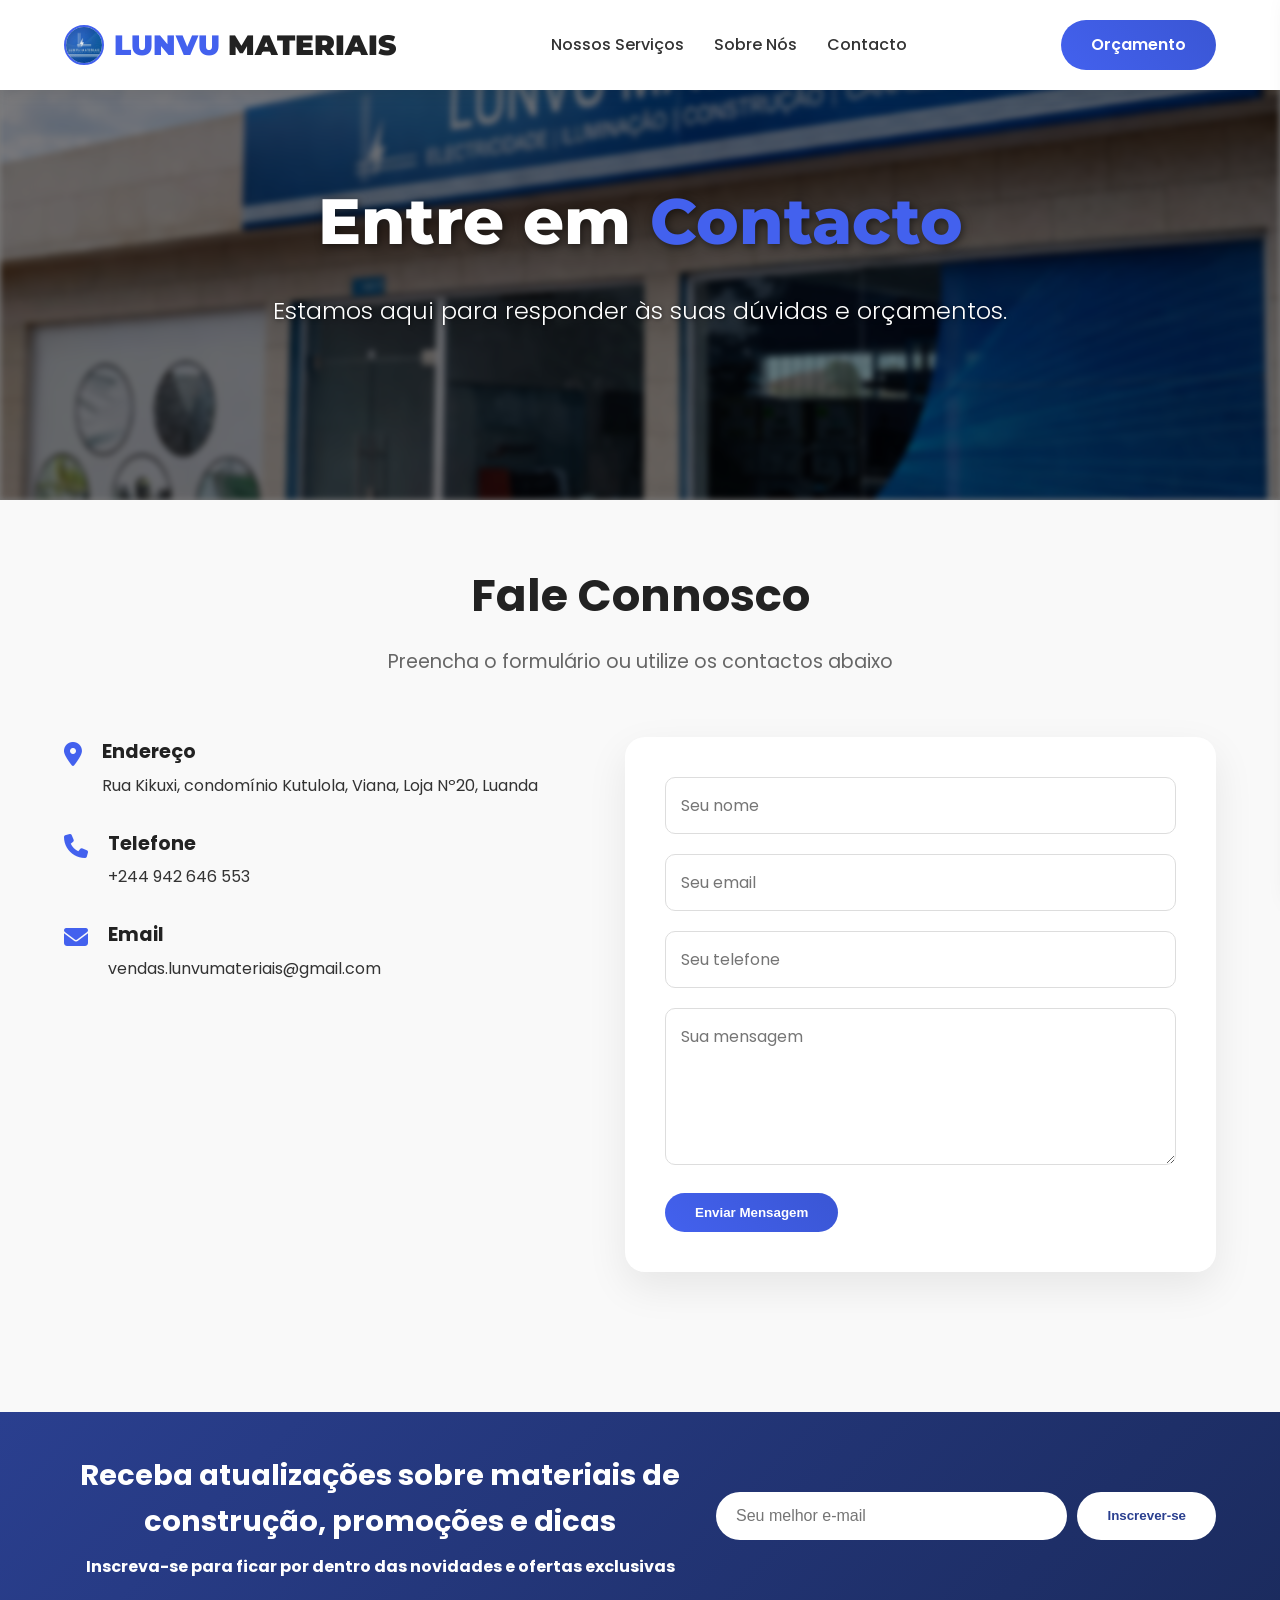
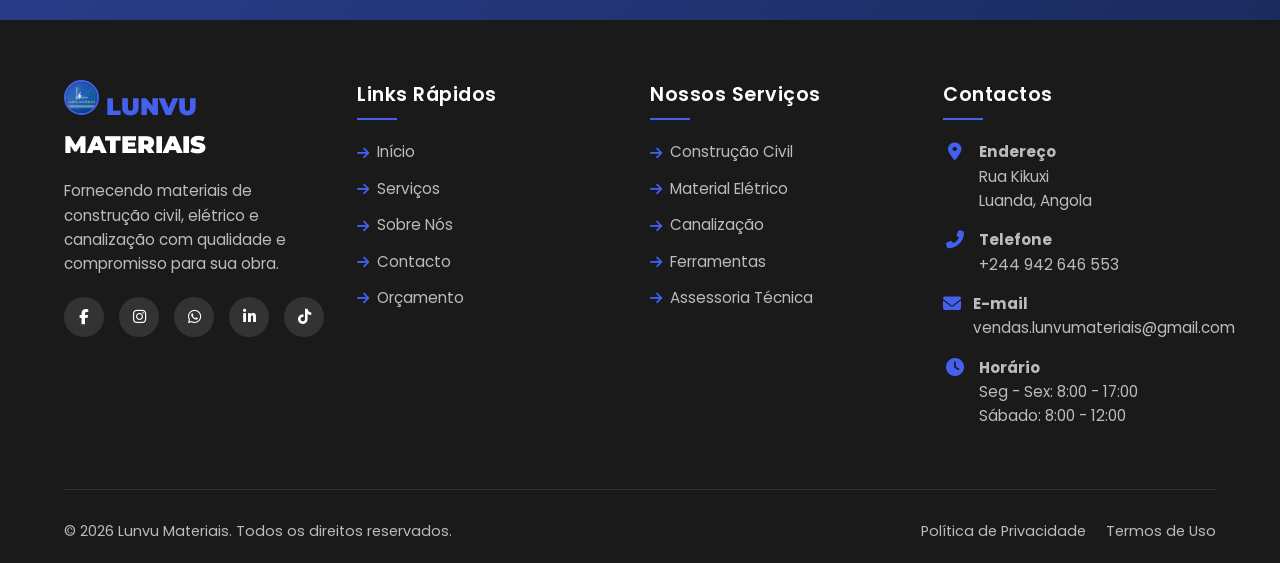
<file: contato.html>
<!DOCTYPE html>
<html lang="pt-BR">
<head>
    <meta charset="UTF-8">
    <meta name="viewport" content="width=device-width, initial-scale=1.0">
    <title>Lunvu Materiais - Contato</title>
    <link rel="stylesheet" href="style.css">
    <link rel="stylesheet" href="https://cdnjs.cloudflare.com/ajax/libs/font-awesome/6.4.0/css/all.min.css">
    <link href="https://fonts.googleapis.com/css2?family=Poppins:wght@300;400;500;600;700&family=Montserrat:wght@800;900&display=swap" rel="stylesheet">
</head>
<body>
    <header>
        <nav class="navbar">
            <div class="logo">
                <a href="index.html">
                    <img src="imagens/logo-lunvu.jpg" alt="Lunvu Materiais" class="logo-img">
                    <span class="logo-text"><span class="logo-highlight">LUNVU</span> MATERIAIS</span>
                </a>
            </div>
            
            <ul class="nav-links">
                <li><a href="servicos.html">Nossos Serviços</a></li>
                <li><a href="sobre.html">Sobre Nós</a></li>
                <li><a href="contato.html">Contacto</a></li>
            </ul>
            
            <a href="contato.html" class="btn-primary desktop-only">Orçamento</a>
            
            <div class="menu-toggle">
                <i class="fas fa-bars"></i>
            </div>
        </nav>
    </header>

    <div class="sidebar-overlay"></div>
    <aside class="sidebar">
        <div class="sidebar-header">
            <div class="sidebar-logo">
                <img src="imagens/logo-lunvu.jpg" alt="Lunvu Materiais" class="sidebar-logo-img">
                <span class="sidebar-logo-text"><span class="logo-highlight">LUNVU</span> MATERIAIS</span>
            </div>
            <div class="sidebar-close">
                <i class="fas fa-times"></i>
            </div>
        </div>
        <nav class="sidebar-nav">
            <ul>
                <li><a href="servicos.html"><i class="fas fa-concierge-bell"></i> Nossos Serviços</a></li>
                <li><a href="sobre.html"><i class="fas fa-info-circle"></i> Sobre Nós</a></li>
                <li><a href="contato.html"><i class="fas fa-envelope"></i> Contacto</a></li>
                <li><a href="tel:+244942646553"><i class="fas fa-phone"></i> Ligar Agora</a></li>
                <li><a href="contato.html" class="sidebar-btn">Solicitar Orçamento</a></li>
            </ul>
        </nav>
        <div class="sidebar-footer">
            <p>Lunvu Materiais<br>Seu parceiro em construção</p>
            <div class="sidebar-social">
                <a href="#"><i class="fab fa-facebook-f"></i></a>
                <a href="#"><i class="fab fa-instagram"></i></a>
                <a href="#"><i class="fab fa-whatsapp"></i></a>
                <a href="#"><i class="fab fa-linkedin-in"></i></a>
            </div>
        </div>
    </aside>

    <section class="hero-historia">
        <img src="imagens/I21.png" alt="Contacto" class="hero-historia-imagem">
        <div class="hero-historia-overlay"></div>
        <div class="hero-historia-conteudo">
            <h1 class="animate-title">Entre em <span class="highlight">Contacto</span></h1>
            <p class="animate-subtitle">Estamos aqui para responder às suas dúvidas e orçamentos.</p>
        </div>
    </section>

    <section class="contact-page" style="padding: 60px 5% 80px;">
        <div class="section-header">
            <h2 class="animate-title">Fale Connosco</h2>
            <p class="animate-subtitle">Preencha o formulário ou utilize os contactos abaixo</p>
        </div>
        <div class="contact-container animate-content">
            <div class="contact-info">
                <div class="contact-item">
                    <i class="fas fa-map-marker-alt"></i>
                    <div>
                        <h4>Endereço</h4>
                        <p>Rua Kikuxi, condomínio Kutulola, Viana, Loja Nº20, Luanda</p>
                    </div>
                </div>
                <div class="contact-item">
                    <i class="fas fa-phone"></i>
                    <div>
                        <h4>Telefone</h4>
                        <p>+244 942 646 553</p>
                    </div>
                </div>
                <div class="contact-item">
                    <i class="fas fa-envelope"></i>
                    <div>
                        <h4>Email</h4>
                        <p>vendas.lunvumateriais@gmail.com</p>
                    </div>
                </div>
            </div>

          <form action="https://api.web3forms.com/submit" method="POST" class="contact-form">
    <!-- ACCESS KEY (substituir pela UUID correta) -->
    <input type="hidden" name="access_key" value="236f710f-f052-4850-a38f-c6985744d1b2">

    <!-- Assunto do email -->
    <input type="hidden" name="subject" value="Novo contacto do site Lunvu Materiais">

    <!-- Redirecionamento após envio -->
    <input type="hidden" name="redirect" value="obrigado.html">

    <!-- Proteção honeypot -->
    <input type="checkbox" name="botcheck" style="display: none;">

    <!-- Campos visíveis -->
    <input type="text" name="nome" placeholder="Seu nome" required>
    <input type="email" name="email" placeholder="Seu email" required>
    <input type="tel" name="telefone" placeholder="Seu telefone">
    <textarea name="mensagem" placeholder="Sua mensagem" rows="5" required></textarea>

    <!-- hCaptcha (substituir a sitekey pela tua) -->
    <div class="h-captcha" data-sitekey="COLOCA_A_TUA_SITEKEY_AQUI"></div>

    <button type="submit" class="btn-primary">Enviar Mensagem</button>
</form>
        </div>
    </section>

    <div class="footer-newsletter">
        <div class="newsletter-container">
            <div class="newsletter-text">
                <h3>Receba atualizações sobre materiais de construção, promoções e dicas</h3>
                <h4>Inscreva-se para ficar por dentro das novidades e ofertas exclusivas</h4>
            </div>
            <form class="newsletter-form">
                <input type="email" placeholder="Seu melhor e-mail" required>
                <button type="submit">Inscrever-se</button>
            </form>
        </div>
    </div>

    <footer>
        <div class="footer-grid">
            <div class="footer-col">
                <div class="footer-logo">
                    <img src="imagens/logo-lunvu.jpg" alt="Lunvu Materiais" class="sidebar-logo-img">
                    <span>LUNVU</span> MATERIAIS
                </div>
                <p>Fornecendo materiais de construção civil, elétrico e canalização com qualidade e compromisso para sua obra.</p>
                <div class="social-icons">
                    <a href="#"><i class="fab fa-facebook-f"></i></a>
                    <a href="#"><i class="fab fa-instagram"></i></a>
                    <a href="https://wa.me/244942649121"><i class="fab fa-whatsapp"></i></a>
                    <a href="#"><i class="fab fa-linkedin-in"></i></a>
                    <a href="#"><i class="fab fa-tiktok"></i></a>
                </div>
            </div>
            <div class="footer-col">
                <h4>Links Rápidos</h4>
                <ul>
                    <li><a href="index.html"><i class="fas fa-arrow-right"></i> Início</a></li>
                    <li><a href="servicos.html"><i class="fas fa-arrow-right"></i> Serviços</a></li>
                    <li><a href="sobre.html"><i class="fas fa-arrow-right"></i> Sobre Nós</a></li>
                    <li><a href="contato.html"><i class="fas fa-arrow-right"></i> Contacto</a></li>
                    <li><a href="contato.html"><i class="fas fa-arrow-right"></i> Orçamento</a></li>
                </ul>
            </div>
            <div class="footer-col">
                <h4>Nossos Serviços</h4>
                <ul>
                    <li><a href="servicos.html"><i class="fas fa-arrow-right"></i> Construção Civil</a></li>
                    <li><a href="servicos.html"><i class="fas fa-arrow-right"></i> Material Elétrico</a></li>
                    <li><a href="servicos.html"><i class="fas fa-arrow-right"></i> Canalização</a></li>
                    <li><a href="servicos.html"><i class="fas fa-arrow-right"></i> Ferramentas</a></li>
                    <li><a href="servicos.html"><i class="fas fa-arrow-right"></i> Assessoria Técnica</a></li>
                </ul>
            </div>
            <div class="footer-col">
                <h4>Contactos</h4>
                <div class="contact-info-footer">
                    <div class="item">
                        <i class="fas fa-map-marker-alt"></i>
                        <div><strong>Endereço</strong><br>Rua Kikuxi<br>Luanda, Angola</div>
                    </div>
                    <div class="item">
                        <i class="fas fa-phone-alt"></i>
                        <div><strong>Telefone</strong><br>+244 942 646 553</div>
                    </div>
                    <div class="item">
                        <i class="fas fa-envelope"></i>
                        <div><strong>E-mail</strong><br>vendas.lunvumateriais@gmail.com</div>
                    </div>
                    <div class="item">
                        <i class="fas fa-clock"></i>
                        <div><strong>Horário</strong><br>Seg - Sex: 8:00 - 17:00<br>Sábado: 8:00 - 12:00</div>
                    </div>
                </div>
            </div>
        </div>
        <div class="footer-bottom">
            <p>&copy; 2026 Lunvu Materiais. Todos os direitos reservados.</p>
            <div class="footer-bottom-links">
                <a href="#">Política de Privacidade</a>
                <a href="#">Termos de Uso</a>
            </div>
        </div>
    </footer>



    <script src="script.js"></script>
    <script src="https://web3forms.com/client/script.js" async defer></script>
</body>
</html>
</file>
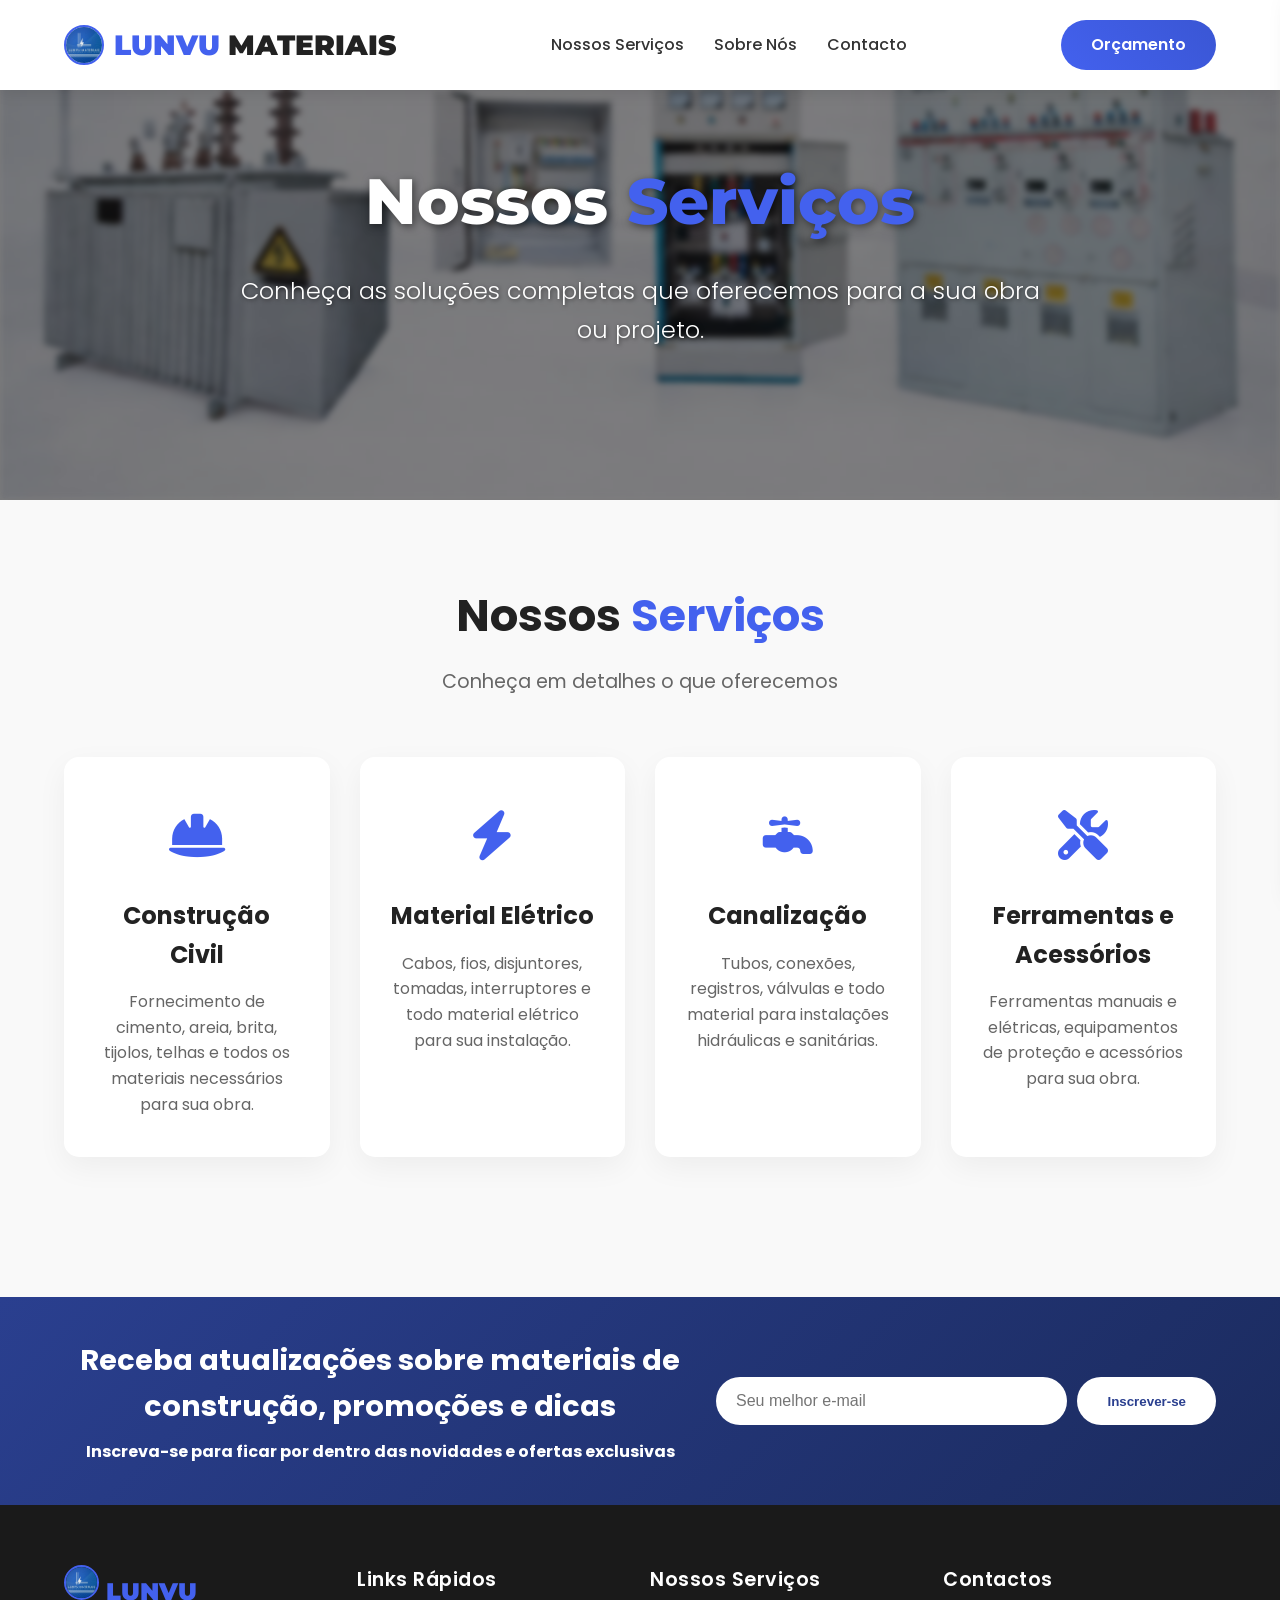
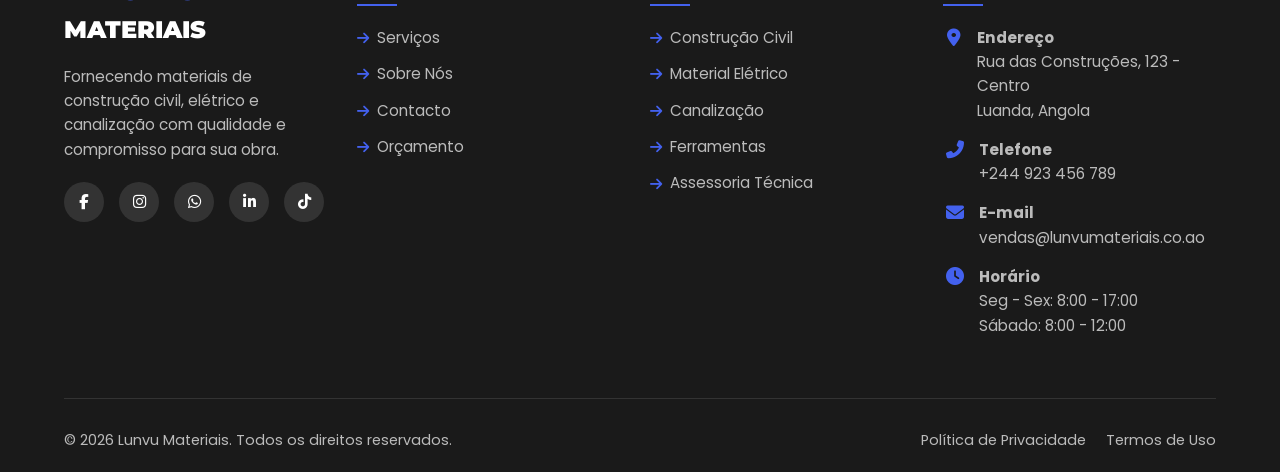
<file: servicos.html>
<!DOCTYPE html>
<html lang="pt-BR">
<head>
    <meta charset="UTF-8">
    <meta name="viewport" content="width=device-width, initial-scale=1.0">
    <title>Lunvu Materiais - Serviços</title>
    <link rel="stylesheet" href="style.css">
    <link rel="stylesheet" href="https://cdnjs.cloudflare.com/ajax/libs/font-awesome/6.4.0/css/all.min.css">
    <link href="https://fonts.googleapis.com/css2?family=Poppins:wght@300;400;500;600;700&family=Montserrat:wght@800;900&display=swap" rel="stylesheet">
</head>
<body>
    <header>
        <nav class="navbar">
            <div class="logo">
                <a href="index.html">
                    <img src="imagens/logo-lunvu.jpg" alt="Lunvu Materiais" class="logo-img">
                    <span class="logo-text"><span class="logo-highlight">LUNVU</span> MATERIAIS</span>
                </a>
            </div>
            
            <ul class="nav-links">
                <li><a href="servicos.html">Nossos Serviços</a></li>
                <li><a href="sobre.html">Sobre Nós</a></li>
                <li><a href="contato.html">Contacto</a></li>
            </ul>
            
            <a href="contato.html" class="btn-primary desktop-only">Orçamento</a>
            
            <div class="menu-toggle">
                <i class="fas fa-bars"></i>
            </div>
        </nav>
    </header>

    <!-- Sidebar (sem Início) -->
    <div class="sidebar-overlay"></div>
    <aside class="sidebar">
        <div class="sidebar-header">
            <div class="sidebar-logo">
                <img src="imagens/logo-lunvu.jpg" alt="Lunvu Materiais" class="sidebar-logo-img">
                <span class="sidebar-logo-text"><span class="logo-highlight">LUNVU</span> MATERIAIS</span>
            </div>
            <div class="sidebar-close">
                <i class="fas fa-times"></i>
            </div>
        </div>
        <nav class="sidebar-nav">
            <ul>
                <li><a href="servicos.html"><i class="fas fa-concierge-bell"></i> Nossos Serviços</a></li>
                <li><a href="sobre.html"><i class="fas fa-info-circle"></i> Sobre Nós</a></li>
                <li><a href="contato.html"><i class="fas fa-envelope"></i> Contacto</a></li>
                <li><a href="tel:+244923456789"><i class="fas fa-phone"></i> Ligar Agora</a></li>
                <li><a href="contato.html" class="sidebar-btn">Solicitar Orçamento</a></li>
            </ul>
        </nav>
        <div class="sidebar-footer">
            <p>Lunvu Materiais<br>Seu parceiro em construção</p>
            <div class="sidebar-social">
                <a href="#"><i class="fab fa-facebook-f"></i></a>
                <a href="#"><i class="fab fa-instagram"></i></a>
                <a href="#"><i class="fab fa-whatsapp"></i></a>
                <a href="#"><i class="fab fa-linkedin-in"></i></a>
            </div>
        </div>
    </aside>

    <!-- HERO -->
    <section class="hero-historia">
        <img src="imagens/gg.jpg" alt="Nossos Serviços" class="hero-historia-imagem">
        <div class="hero-historia-overlay"></div>
        <div class="hero-historia-conteudo">
            <h1 class="animate-title">Nossos <span class="highlight">Serviços</span></h1>
            <p class="animate-subtitle">Conheça as soluções completas que oferecemos para a sua obra ou projeto.</p>
        </div>
    </section>

    <!-- CONTEÚDO PRINCIPAL -->
    <section class="services-page" style="padding: 80px 5% 80px;">
        <div class="section-header">
            <h2 class="animate-title">Nossos <span class="highlight">Serviços</span></h2>
            <p class="animate-subtitle">Conheça em detalhes o que oferecemos</p>
        </div>
        <div class="services-grid animate-content">
            <div class="service-card">
                <div class="service-icon"><i class="fas fa-hard-hat"></i></div>
                <h3>Construção Civil</h3>
                <p>Fornecimento de cimento, areia, brita, tijolos, telhas e todos os materiais necessários para sua obra.</p>
            </div>
            <div class="service-card">
                <div class="service-icon"><i class="fas fa-bolt"></i></div>
                <h3>Material Elétrico</h3>
                <p>Cabos, fios, disjuntores, tomadas, interruptores e todo material elétrico para sua instalação.</p>
            </div>
            <div class="service-card">
                <div class="service-icon"><i class="fas fa-faucet"></i></div>
                <h3>Canalização</h3>
                <p>Tubos, conexões, registros, válvulas e todo material para instalações hidráulicas e sanitárias.</p>
            </div>
            <div class="service-card">
                <div class="service-icon"><i class="fas fa-tools"></i></div>
                <h3>Ferramentas e Acessórios</h3>
                <p>Ferramentas manuais e elétricas, equipamentos de proteção e acessórios para sua obra.</p>
            </div>
        </div>
    </section>

    <!-- Newsletter -->
    <div class="footer-newsletter">
        <div class="newsletter-container">
            <div class="newsletter-text">
                <h3>Receba atualizações sobre materiais de construção, promoções e dicas</h3>
                <h4>Inscreva-se para ficar por dentro das novidades e ofertas exclusivas</h4>
            </div>
            <form class="newsletter-form">
                <input type="email" placeholder="Seu melhor e-mail" required>
                <button type="submit">Inscrever-se</button>
            </form>
        </div>
    </div>

    <!-- Footer -->
    <footer>
        <div class="footer-grid">
            <div class="footer-col">
                <div class="footer-logo">
                    <img src="imagens/logo-lunvu.jpg" alt="Lunvu Materiais" class="sidebar-logo-img">
                    <span>LUNVU</span> MATERIAIS
                </div>
                <p>Fornecendo materiais de construção civil, elétrico e canalização com qualidade e compromisso para sua obra.</p>
                <div class="social-icons">
                    <a href="#"><i class="fab fa-facebook-f"></i></a>
                    <a href="#"><i class="fab fa-instagram"></i></a>
                    <a href="https://wa.me/244942649121"><i class="fab fa-whatsapp"></i></a>
                    <a href="#"><i class="fab fa-linkedin-in"></i></a>
                    <a href="#"><i class="fab fa-tiktok"></i></a>
                </div>
            </div>
            <div class="footer-col">
                <h4>Links Rápidos</h4>
                <ul>
                   
                    <li><a href="servicos.html"><i class="fas fa-arrow-right"></i> Serviços</a></li>
                    <li><a href="sobre.html"><i class="fas fa-arrow-right"></i> Sobre Nós</a></li>
                    <li><a href="contato.html"><i class="fas fa-arrow-right"></i> Contacto</a></li>
                    <li><a href="contato.html"><i class="fas fa-arrow-right"></i> Orçamento</a></li>
                </ul>
            </div>
            <div class="footer-col">
                <h4>Nossos Serviços</h4>
                <ul>
                    <li><a href="servicos.html"><i class="fas fa-arrow-right"></i> Construção Civil</a></li>
                    <li><a href="servicos.html"><i class="fas fa-arrow-right"></i> Material Elétrico</a></li>
                    <li><a href="servicos.html"><i class="fas fa-arrow-right"></i> Canalização</a></li>
                    <li><a href="servicos.html"><i class="fas fa-arrow-right"></i> Ferramentas</a></li>
                    <li><a href="servicos.html"><i class="fas fa-arrow-right"></i> Assessoria Técnica</a></li>
                </ul>
            </div>
            <div class="footer-col">
                <h4>Contactos</h4>
                <div class="contact-info-footer">
                    <div class="item"><i class="fas fa-map-marker-alt"></i><div><strong>Endereço</strong><br>Rua das Construções, 123 - Centro<br>Luanda, Angola</div></div>
                    <div class="item"><i class="fas fa-phone-alt"></i><div><strong>Telefone</strong><br>+244 923 456 789</div></div>
                    <div class="item"><i class="fas fa-envelope"></i><div><strong>E-mail</strong><br>vendas@lunvumateriais.co.ao</div></div>
                    <div class="item"><i class="fas fa-clock"></i><div><strong>Horário</strong><br>Seg - Sex: 8:00 - 17:00<br>Sábado: 8:00 - 12:00</div></div>
                </div>
            </div>
        </div>
        <div class="footer-bottom">
            <p>&copy; 2026 Lunvu Materiais. Todos os direitos reservados.</p>
            <div class="footer-bottom-links"><a href="#">Política de Privacidade</a><a href="#">Termos de Uso</a></div>
        </div>
    </footer>



    <script src="script.js"></script>
</body>
</html>
</file>
<file: style.css>
/* Reset e Configurações Gerais */
* {
    margin: 0;
    padding: 0;
    box-sizing: border-box;
}

html {
    scroll-behavior: smooth;
}

body {
    font-family: 'Poppins', sans-serif;
    line-height: 1.6;
    color: #333;
    background-color: #f9f9f9;
    overflow-x: hidden;
}

.highlight {
    color: #4361ee;
}

.logo-highlight {
    color: #4361ee;
}

/* Botões */
.btn-primary {
    display: inline-block;
    background: linear-gradient(45deg, #4361ee, #3a56d4);
    color: white;
    padding: 12px 30px;
    border-radius: 50px;
    text-decoration: none;
    font-weight: 600;
    transition: all 0.3s ease;
    border: none;
    cursor: pointer;
}

.btn-primary:hover {
    background: linear-gradient(45deg, #3a56d4, #2f46b9);
    transform: translateY(-3px);
    box-shadow: 0 10px 20px rgba(67, 97, 238, 0.2);
}

.btn-secondary {
    display: inline-block;
    background: transparent;
    color: #4361ee;
    padding: 12px 30px;
    border-radius: 50px;
    text-decoration: none;
    font-weight: 600;
    transition: all 0.3s ease;
    border: 2px solid #4361ee;
}

.btn-secondary:hover {
    background: #4361ee;
    color: white;
    transform: translateY(-3px);
}

/* Navbar */
.navbar {
    display: flex;
    justify-content: space-between;
    align-items: center;
    padding: 20px 5%;
    background-color: white;
    box-shadow: 0 2px 15px rgba(0, 0, 0, 0.1);
    position: fixed;
    width: 100%;
    top: 0;
    z-index: 1000;
}

/* Logo com imagem */
.logo a {
    display: flex;
    align-items: center;
    gap: 10px;
    text-decoration: none;
}

.logo-img {
    height: 40px;
    width: auto;
    display: block;
}

.logo-text {
    font-family: 'Montserrat', sans-serif;
    font-size: 28px;
    font-weight: 900;
    color: #222;
    line-height: 1;
}

/* Menu horizontal (visível em desktop) */
.nav-links {
    display: flex;
    list-style: none;
    gap: 30px;
}

.nav-links li a {
    text-decoration: none;
    color: #333;
    font-weight: 500;
    transition: color 0.3s;
}

.nav-links li a:hover {
    color: #4361ee;
}

/* Botão Orçamento visível em desktop */
.desktop-only {
    display: inline-block;
}

/* Menu Toggle (3 barras) - escondido em desktop, visível em mobile */
.menu-toggle {
    display: none;
    align-items: center;
    justify-content: center;
    cursor: pointer;
    font-size: 24px;
    color: #4361ee;
    width: 50px;
    height: 50px;
    border-radius: 50%;
    transition: all 0.3s ease;
}

.menu-toggle:hover {
    background-color: #f5f7ff;
    transform: scale(1.1);
}

/* Responsividade: quando a tela for menor que 992px (mobile/tablet) */
@media (max-width: 992px) {
    .nav-links {
        display: none;
    }
    
    .menu-toggle {
        display: flex;
    }
    
    .desktop-only {
        display: none;
    }
}

/* Ajuste fino para telas muito pequenas (opcional) */
@media (max-width: 576px) {
    .logo-text {
        font-size: 22px;
    }
    .logo-img {
        height: 30px;
    }
}

/* Hero Section */
.hero {
    display: flex;
    align-items: center;
    justify-content: space-between;
    padding: 150px 5% 100px;
    max-width: 1400px;
    margin: 0 auto;
}

.hero-content {
    flex: 1;
    padding-right: 50px;
}

.hero-content h1 {
    font-size: 3.5rem;
    line-height: 1.2;
    margin-bottom: 20px;
    color: #222;
}

.hero-content p {
    font-size: 1.2rem;
    color: #666;
    margin-bottom: 30px;
    max-width: 600px;
}

.hero-buttons {
    display: flex;
    gap: 20px;
    margin-top: 30px;
}

/* Ajuste da imagem principal */
.hero-image {
    max-height: 380px;
    overflow: hidden;
    border-radius: 20px;
    box-shadow: 0 20px 40px rgba(0, 0, 0, 0.1);
}

.hero-image img {
    width: 100%;
    height: 100%;
    object-fit: cover;
    display: block;
}

/* Seções Gerais */
.section-header {
    text-align: center;
    margin-bottom: 60px;
}

.section-header h2 {
    font-size: 2.8rem;
    color: #222;
    margin-bottom: 15px;
}

.section-header p {
    font-size: 1.2rem;
    color: #666;
    max-width: 600px;
    margin: 0 auto;
}

section {
    padding: 100px 5%;
}

/* Serviços */
.services-grid {
    display: grid;
    grid-template-columns: repeat(4, 1fr);
    gap: 30px;
    max-width: 1200px;
    margin: 0 auto;
}

@media (max-width: 992px) {
    .services-grid {
        grid-template-columns: repeat(2, 1fr);
        gap: 20px;
    }
}

@media (max-width: 576px) {
    .services-grid {
        grid-template-columns: 1fr;
    }
}

.service-card {
    background: white;
    padding: 40px 30px;
    border-radius: 15px;
    text-align: center;
    box-shadow: 0 10px 30px rgba(0, 0, 0, 0.05);
    transition: transform 0.3s ease, box-shadow 0.3s ease;
}

.service-card:hover {
    transform: translateY(-10px);
    box-shadow: 0 20px 40px rgba(0, 0, 0, 0.1);
}

.service-icon {
    font-size: 50px;
    color: #4361ee;
    margin-bottom: 20px;
}

.service-card h3 {
    font-size: 1.5rem;
    margin-bottom: 15px;
    color: #222;
}

.service-card p {
    color: #666;
}

/* Sobre */
.about {
    background: linear-gradient(135deg, #f8f9ff 0%, #eef1ff 100%);
    border-radius: 30px;
    margin: 50px 5%;
    padding: 80px 5%;
}

.about-content {
    max-width: 800px;
    margin: 0 auto 60px;
    text-align: center;
}

.about-content h2 {
    font-size: 2.8rem;
    margin-bottom: 25px;
    color: #222;
}

.about-content p {
    font-size: 1.2rem;
    color: #555;
    margin-bottom: 30px;
    line-height: 1.8;
}

.about-list {
    list-style: none;
    text-align: left;
    max-width: 600px;
    margin: 30px auto;
}

.about-list li {
    margin-bottom: 15px;
    font-size: 1.1rem;
    color: #555;
}

.about-list i {
    color: #4361ee;
    margin-right: 10px;
}

.about-stats {
    display: grid;
    grid-template-columns: repeat(auto-fit, minmax(150px, 1fr));
    gap: 30px;
    max-width: 800px;
    margin: 0 auto;
}

.stat {
    text-align: center;
    padding: 30px 20px;
    background: white;
    border-radius: 15px;
    box-shadow: 0 10px 30px rgba(0, 0, 0, 0.05);
}

.stat h3 {
    font-size: 2.5rem;
    color: #4361ee;
    margin-bottom: 10px;
}

.stat p {
    color: #666;
    font-weight: 500;
}

/* Contato */
.contact-container {
    display: flex;
    justify-content: space-between;
    max-width: 1200px;
    margin: 0 auto;
    gap: 50px;
    flex-wrap: wrap;
}

.contact-info {
    flex: 1;
    min-width: 300px;
}

.contact-item {
    display: flex;
    align-items: flex-start;
    margin-bottom: 30px;
}

.contact-item i {
    font-size: 24px;
    color: #4361ee;
    margin-right: 20px;
    margin-top: 5px;
}

.contact-item h4 {
    font-size: 1.2rem;
    margin-bottom: 5px;
    color: #222;
}

.contact-form {
    flex: 1;
    min-width: 300px;
    background: white;
    padding: 40px;
    border-radius: 20px;
    box-shadow: 0 15px 40px rgba(0, 0, 0, 0.08);
}

.contact-form input,
.contact-form textarea {
    width: 100%;
    padding: 15px;
    margin-bottom: 20px;
    border: 1px solid #ddd;
    border-radius: 10px;
    font-family: 'Poppins', sans-serif;
    font-size: 1rem;
}

.contact-form input:focus,
.contact-form textarea:focus {
    outline: none;
    border-color: #4361ee;
}

/* ==================== */
/* MENU LATERAL (SIDEBAR) */
/* ==================== */

.sidebar-overlay {
    position: fixed;
    top: 0;
    left: 0;
    width: 100%;
    height: 100%;
    background-color: rgba(0, 0, 0, 0.5);
    z-index: 1999;
    display: none;
    opacity: 0;
    transition: opacity 0.3s ease;
}

.sidebar-overlay.active {
    display: block;
    opacity: 1;
}

.sidebar {
    position: fixed;
    top: 0;
    right: -320px;
    width: 300px;
    height: 100%;
    background-color: white;
    z-index: 2000;
    transition: right 0.3s ease;
    box-shadow: -5px 0 25px rgba(0, 0, 0, 0.15);
    display: flex;
    flex-direction: column;
    overflow: hidden;
}

.sidebar.active {
    right: 0;
}

.sidebar-header {
    display: flex;
    justify-content: space-between;
    align-items: center;
    padding: 30px 25px;
    border-bottom: 1px solid #eee;
    background-color: #f8f9ff;
}

.sidebar-logo {
    display: flex;
    align-items: center;
    gap: 10px;
}

.sidebar-logo-img {
    height: 35px;
    width: auto;
}

.sidebar-logo-text {
    font-family: 'Montserrat', sans-serif;
    font-size: 22px;
    font-weight: 900;
    color: #222;
}

.sidebar-close {
    cursor: pointer;
    font-size: 22px;
    color: #555;
    transition: color 0.3s;
    width: 40px;
    height: 40px;
    display: flex;
    align-items: center;
    justify-content: center;
    border-radius: 50%;
}

.sidebar-close:hover {
    color: #4361ee;
    background-color: #f0f2ff;
}

.sidebar-nav {
    flex: 1;
    padding: 20px 0;
    overflow-y: auto;
}

.sidebar-nav ul {
    list-style: none;
}

.sidebar-nav li {
    margin-bottom: 5px;
}

.sidebar-nav a {
    display: flex;
    align-items: center;
    padding: 18px 25px;
    color: #555;
    text-decoration: none;
    transition: all 0.3s;
    border-left: 4px solid transparent;
    font-size: 16px;
    font-weight: 500;
}

.sidebar-nav a:hover {
    background-color: #f8f9ff;
    color: #4361ee;
    border-left-color: #4361ee;
}

.sidebar-nav i {
    width: 25px;
    font-size: 18px;
    margin-right: 15px;
    text-align: center;
}

.sidebar-btn {
    background: linear-gradient(45deg, #4361ee, #3a56d4);
    color: white !important;
    margin: 20px 25px !important;
    border-radius: 10px !important;
    border-left: 4px solid #4361ee !important;
    text-align: center;
    justify-content: center;
    font-weight: 600 !important;
}

.sidebar-btn:hover {
    background: linear-gradient(45deg, #3a56d4, #2f46b9) !important;
    transform: translateY(-2px);
    box-shadow: 0 5px 15px rgba(67, 97, 238, 0.2);
}

.sidebar-footer {
    padding: 25px;
    border-top: 1px solid #eee;
    text-align: center;
    color: #666;
    font-size: 14px;
    line-height: 1.5;
}

.sidebar-social {
    display: flex;
    justify-content: center;
    gap: 15px;
    margin-top: 15px;
}

.sidebar-social a {
    display: inline-flex;
    align-items: center;
    justify-content: center;
    width: 40px;
    height: 40px;
    background: #f5f7ff;
    color: #4361ee;
    border-radius: 50%;
    text-decoration: none;
    transition: all 0.3s;
}

.sidebar-social a:hover {
    background: #4361ee;
    color: white;
    transform: translateY(-3px);
}

/* ==================== */
/* NOVO FOOTER */
/* ==================== */

.footer-newsletter {
    background: linear-gradient(135deg, #2a3f8f, #1b2b5e);
    padding: 60px 5%;
    text-align: center;
    color: white;
    margin-top: 60px;
}

.newsletter-container {
    max-width: 600px;
    margin: 0 auto;
}

.newsletter-container h3 {
    font-size: 2rem;
    margin-bottom: 15px;
    font-weight: 700;
}

.newsletter-container p {
    font-size: 1.1rem;
    margin-bottom: 30px;
    opacity: 0.9;
}

.newsletter-form {
    display: flex;
    gap: 10px;
    max-width: 500px;
    margin: 0 auto;
}

.newsletter-form input {
    flex: 1;
    padding: 15px 20px;
    border: none;
    border-radius: 50px;
    font-size: 1rem;
    outline: none;
}

.newsletter-form button {
    background: white;
    color: #2a3f8f;
    border: none;
    padding: 0 30px;
    border-radius: 50px;
    font-weight: 600;
    cursor: pointer;
    transition: 0.3s;
    white-space: nowrap;
}

.newsletter-form button:hover {
    background: #f0f0f0;
    transform: scale(1.05);
}

footer {
    background: #1a1a1a;
    color: #bbb;
    padding: 60px 5% 20px;
    font-size: 0.95rem;
}

.footer-grid {
    display: grid;
    grid-template-columns: repeat(auto-fit, minmax(250px, 1fr));
    gap: 40px;
    max-width: 1400px;
    margin: 0 auto;
}

.footer-col h4 {
    color: white;
    font-size: 1.2rem;
    margin-bottom: 20px;
    font-weight: 600;
    letter-spacing: 0.5px;
    position: relative;
    padding-bottom: 10px;
}

.footer-col h4::after {
    content: '';
    position: absolute;
    bottom: 0;
    left: 0;
    width: 40px;
    height: 2px;
    background: #4361ee;
}

.footer-col p {
    line-height: 1.6;
    margin-bottom: 20px;
}

.footer-logo {
    font-family: 'Montserrat', sans-serif;
    font-size: 24px;
    font-weight: 900;
    color: white;
    margin-bottom: 15px;
}

.footer-logo span {
    color: #4361ee;
}

.social-icons {
    display: flex;
    gap: 15px;
    margin-top: 20px;
}

.social-icons a {
    display: inline-flex;
    align-items: center;
    justify-content: center;
    width: 40px;
    height: 40px;
    background: #333;
    color: white;
    border-radius: 50%;
    transition: all 0.3s;
    text-decoration: none;
}

.social-icons a:hover {
    background: #4361ee;
    transform: translateY(-5px);
}

.footer-col ul {
    list-style: none;
}

.footer-col ul li {
    margin-bottom: 12px;
}

.footer-col ul li a {
    color: #bbb;
    text-decoration: none;
    transition: color 0.3s;
    display: inline-flex;
    align-items: center;
}

.footer-col ul li a:hover {
    color: #4361ee;
    transform: translateX(5px);
}

.footer-col ul li a i {
    font-size: 14px;
    margin-right: 8px;
    color: #4361ee;
}

.contact-info-footer {
    display: flex;
    flex-direction: column;
    gap: 15px;
}

.contact-info-footer .item {
    display: flex;
    align-items: flex-start;
    gap: 12px;
}

.contact-info-footer .item i {
    font-size: 18px;
    color: #4361ee;
    width: 24px;
    text-align: center;
    margin-top: 3px;
}

.footer-bottom {
    border-top: 1px solid #333;
    margin-top: 60px;
    padding-top: 30px;
    text-align: center;
    font-size: 0.9rem;
    display: flex;
    justify-content: space-between;
    align-items: center;
    flex-wrap: wrap;
    gap: 15px;
}

.footer-bottom-links {
    display: flex;
    gap: 20px;
}

.footer-bottom-links a {
    color: #bbb;
    text-decoration: none;
    transition: color 0.3s;
}

.footer-bottom-links a:hover {
    color: #4361ee;
}

/* ==================== */
/* ANIMAÇÕES DE ENTRADA */
/* ==================== */

@keyframes fadeInUp {
    from {
        opacity: 0;
        transform: translateY(40px);
    }
    to {
        opacity: 1;
        transform: translateY(0);
    }
}

@keyframes fadeIn {
    from {
        opacity: 0;
    }
    to {
        opacity: 1;
    }
}

.hero-content h1 {
    animation: fadeInUp 1s ease forwards;
}

.hero-content p {
    animation: fadeInUp 1s ease forwards;
    animation-delay: 0.2s;
    opacity: 0;
}

.hero-buttons {
    animation: fadeInUp 1s ease forwards;
    animation-delay: 0.4s;
    opacity: 0;
}

.hero-image {
    animation: fadeIn 1.2s ease forwards;
    animation-delay: 0.3s;
    opacity: 0;
}

.animate-title {
    animation: fadeInUp 1s ease forwards;
}

.animate-subtitle {
    animation: fadeInUp 1s ease forwards;
    animation-delay: 0.2s;
    opacity: 0;
}

.animate-content {
    animation: fadeIn 1.2s ease forwards;
    animation-delay: 0.4s;
    opacity: 0;
}

/* ==================== */
/* RESPONSIVIDADE */
/* ==================== */

@media (max-width: 992px) {
    .hero {
        flex-direction: column;
        text-align: center;
        padding-top: 130px;
    }
    .hero-content {
        padding-right: 0;
        margin-bottom: 50px;
    }
    .hero-content h1 {
        font-size: 2.8rem;
    }
    .about-stats {
        grid-template-columns: repeat(2, 1fr);
    }
}

@media (max-width: 768px) {
    .desktop-only {
        display: none;
    }
    .hero-content h1 {
        font-size: 2.2rem;
    }
    .section-header h2 {
        font-size: 2.2rem;
    }
    .hero-buttons {
        flex-direction: column;
        align-items: center;
    }
    .btn-primary, .btn-secondary {
        width: 100%;
        max-width: 300px;
        text-align: center;
    }
    .sidebar {
        width: 85%;
        right: -85%;
    }
    .hero-image {
        max-height: 250px;
    }
    .logo-img {
        height: 30px;
    }
    .logo-text {
        font-size: 22px;
    }
    .footer-grid {
        gap: 30px;
    }
    .footer-bottom {
        flex-direction: column;
        text-align: center;
    }
    .footer-bottom-links {
        justify-content: center;
    }

    /* Ajustes hero index */
    .hero-full {
        height: 450px;
    }
    .hero-full-conteudo {
        top: 50%;
        width: 95%;
        padding: 0 10px;
    }
    .hero-full-conteudo h1 {
        font-size: 2.2rem;
        margin-bottom: 10px;
    }
    .hero-full-conteudo p {
        font-size: 1.1rem;
        margin-bottom: 15px;
    }
    .hero-full .hero-buttons {
        flex-direction: column;
        align-items: center;
        gap: 10px;
    }
    .hero-full .hero-buttons .btn-primary,
    .hero-full .hero-buttons .btn-secondary {
        width: 80%;
        max-width: 250px;
        padding: 10px 20px;
    }

    /* ===== NEWSLETTER NO MOBILE ===== */
    .newsletter-container {
        flex-direction: column;
        align-items: center;
        text-align: center;
        padding: 20px 0;
    }

    .newsletter-form {
        width: 100%;
        flex-direction: column;
        gap: 10px;
        max-width: 100%;
    }

    .newsletter-form input {
        width: 100% !important;        /* garante 100% de largura */
        max-width: 100% !important;
        flex: none !important;
        padding: 12px 20px;
        border-radius: 50px;
        margin-right: 0;
    }

    .newsletter-form button {
        width: 100%;
        max-width: 100%;
        padding: 12px 20px;
        border-radius: 50px;
        white-space: normal;
    }
}

@media (max-width: 576px) {
    .about-stats {
        grid-template-columns: 1fr;
    }
    .hero-content h1 {
        font-size: 1.8rem;
    }
    section {
        padding: 70px 5%;
    }
    .contact-form {
        padding: 25px;
    }
    .navbar {
        padding: 15px 5%;
    }
}

/* ====== LOGO COM BORDAS ARREDONDADAS ====== */
.logo-img, .sidebar-logo-img {
    border-radius: 50%;
    object-fit: cover;
    border: 2px solid #4361ee;
}

/* ====== FOOTER EM LINHA ÚNICA ====== */
.footer-grid {
    display: flex;
    justify-content: space-between;
    align-items: flex-start;
    flex-wrap: wrap;
    gap: 20px;
}

.footer-col {
    flex: 1 1 200px;
    min-width: 180px;
}

@media (min-width: 1200px) {
    .footer-grid {
        flex-wrap: nowrap;
    }
}

/* ====== NEWSLETTER HORIZONTAL ====== */
.footer-newsletter {
    background: linear-gradient(135deg, #2a3f8f, #1b2b5e);
    padding: 40px 5%;
    color: white;
}

.newsletter-container {
    max-width: 1200px;
    margin: 0 auto;
    display: flex;
    align-items: center;
    justify-content: space-between;
    flex-wrap: wrap;
    gap: 20px;
}

.newsletter-text {
    flex: 1 1 300px;
}

.newsletter-text h3 {
    font-size: 1.8rem;
    margin-bottom: 10px;
    font-weight: 700;
}

.newsletter-text p {
    font-size: 1rem;
    opacity: 0.9;
    margin: 0;
}

.newsletter-form {
    flex: 1 1 400px;
    display: flex;
    gap: 10px;
    max-width: 500px;
}

.newsletter-form input {
    flex: 1;
    padding: 15px 20px;
    border: none;
    border-radius: 50px;
    font-size: 1rem;
    outline: none;
    min-width: 200px;
}

.newsletter-form button {
    background: white;
    color: #2a3f8f;
    border: none;
    padding: 15px 30px;
    border-radius: 50px;
    font-weight: 600;
    cursor: pointer;
    transition: 0.3s;
    white-space: nowrap;
}

.newsletter-form button:hover {
    background: #f0f0f0;
    transform: scale(1.05);
}

/* ====== PÁGINA SOBRE COM IMAGEM ====== */
.about-page {
    padding: 120px 5% 80px;
     
    background: #f9f9f9;
}

.about-grid {
    display: flex;
    align-items: stretch; /* Faz com que os filhos tenham a mesma altura */
    gap: 50px;
    max-width: 1200px;
    margin: 0 auto;
    flex-wrap: wrap; /* Permite quebra em mobile */
}

.about-image {
    flex: 1 1 400px; /* Largura base, mas pode crescer/encolher */
    border-radius: 20px;
    overflow: hidden;
    box-shadow: 0 20px 40px rgba(0,0,0,0.1);
    display: flex; /* Para garantir que a imagem preencha */
}

.about-image img {
    width: 100%;
    height: 100%;      /* Ocupa toda a altura do container pai */
    object-fit: cover; /* Cobre a área sem distorcer (pode cortar) */
    display: block;
    border-radius: 20px;
}

.about-text {
    flex: 1 1 400px;
}

.about-text h2 {
    font-size: 2.8rem;
    color: #222;
    margin-bottom: 20px;
}

.about-text h2 span {
    color: #4361ee;
}

.about-text h3 {
    font-size: 1.8rem;
    color: #4361ee;
    margin: 20px 0 15px;
}

.about-text p {
    font-size: 1.2rem;
    line-height: 1.8;
    color: #555;
    margin-bottom: 20px;
}

.about-text .about-list {
    margin-top: 20px;
}

.about-text .about-list li {
    font-size: 1.1rem;
    margin-bottom: 10px;
}

@media (max-width: 768px) {
    .about-text h2 {
        font-size: 2.2rem;
    }
    .about-text h3 {
        font-size: 1.5rem;
    }
}

/* ====== SECÇÃO NOSSA HISTÓRIA (PÁGINA SOBRE) ====== */
.historia-section {
    position: relative;
    width: 100%;
    height: 500px;
    margin: 50px 0;
    overflow: hidden;
}

.historia-imagem {
    position: absolute;
    top: 0;
    left: 0;
    width: 100%;
    height: 100%;
    object-fit: cover;
    filter: blur(3px);
    z-index: 1;
}

.historia-overlay {
    position: absolute;
    top: 0;
    left: 0;
    width: 100%;
    height: 100%;
    background-color: rgba(0, 0, 0, 0.5);
    z-index: 2;
}

.historia-conteudo {
    position: absolute;
    top: 50%;
    left: 50%;
    transform: translate(-50%, -50%);
    z-index: 3;
    text-align: center;
    color: white;
    width: 80%;
    max-width: 800px;
}

.historia-conteudo h2 {
    font-size: 4rem;
    font-weight: 800;
    margin-bottom: 20px;
    text-shadow: 2px 2px 8px rgba(0,0,0,0.5);
    font-family: 'Montserrat', sans-serif;
}

.historia-conteudo p {
    font-size: 1.5rem;
    font-weight: 300;
    text-shadow: 1px 1px 4px rgba(0,0,0,0.5);
}

@media (max-width: 768px) {
    .historia-section {
        height: 350px;
    }
    .historia-conteudo h2 {
        font-size: 2.5rem;
    }
    .historia-conteudo p {
        font-size: 1.2rem;
    }
}

/* ====== ESTATÍSTICAS COM ÍCONES EM CARDS TRANSPARENTES ====== */
.stats-grid {
    display: grid;
    grid-template-columns: repeat(4, 1fr);
    gap: 30px;
    max-width: 1200px;
    margin: 60px auto;
    padding: 0 20px;
    text-align: center;
}

.stat-item {
    text-align: center;
}

.stat-icon {
    background-color: rgba(67, 97, 238, 0.1);
    border-radius: 50%;
    width: 80px;
    height: 80px;
    display: flex;
    align-items: center;
    justify-content: center;
    margin: 0 auto 15px;
    font-size: 36px;
    color: #4361ee;
    transition: all 0.3s ease;
}

.stat-item:hover .stat-icon {
    background-color: #4361ee;
    color: white;
    transform: scale(1.05);
}

.stat-item h3 {
    font-size: 2.5rem;
    color: #222;
    margin-bottom: 5px;
    font-weight: 700;
}

.stat-item p {
    color: #666;
    font-weight: 500;
    font-size: 1.1rem;
}

@media (max-width: 768px) {
    .stats-grid {
        grid-template-columns: repeat(2, 1fr);
        gap: 40px;
    }
    .stat-icon {
        width: 70px;
        height: 70px;
        font-size: 30px;
    }
}

@media (max-width: 480px) {
    .stats-grid {
        grid-template-columns: 1fr;
        gap: 30px;
    }
}

/* ====== ESTILOS PARA A SEÇÃO QUEM SOMOS ====== */
.about-text {
    font-size: 1rem;
    line-height: 1.7;
    color: #444;
}

.about-text h2 {
    font-size: 2.5rem;
    margin-bottom: 20px;
    color: #222;
}

.about-text h2 span {
    color: #4361ee;
}

.about-text h3.missao-visao-titulo {
    font-size: 1.5rem;
    color: #222;
    font-weight: 700;
    margin: 25px 0 10px;
    position: relative;
    padding-left: 15px;
    border-left: 4px solid #4361ee;
}

.about-text p {
    margin-bottom: 15px;
    font-size: 1rem;
}

.about-text .azul {
    color: #4361ee;
    font-weight: 600;
}

.about-text .negrito {
    font-weight: 700;
    color: #222;
}

@media (max-width: 768px) {
    .about-text h2 {
        font-size: 2rem;
    }
    .about-text h3.missao-visao-titulo {
        font-size: 1.3rem;
    }
}

/* ====== NOSSA EQUIPE - GRID RESPONSIVO ====== */
.equipe-section {
    padding: 80px 5%;
    background: #f9f9f9;
}

.equipe-grid {
    display: grid;
    grid-template-columns: repeat(5, 1fr);
    gap: 30px;
    max-width: 1200px;
    margin: 0 auto;
}

.membro {
    text-align: center;
}

.membro img {
    width: 100%;
    max-width: 180px;
    height: auto;
    aspect-ratio: 1/1;
    border-radius: 50%;
    object-fit: cover;
    margin-bottom: 15px;
    box-shadow: 0 10px 20px rgba(0, 0, 0, 0.1);
    transition: transform 0.3s ease;
}

.membro img:hover {
    transform: scale(1.05);
}

.membro h4 {
    font-size: 1.3rem;
    color: #4361ee;
    margin-bottom: 5px;
    font-weight: 600;
}

.membro p {
    color: #666;
    font-size: 1rem;
}

@media (max-width: 1100px) {
    .equipe-grid {
        grid-template-columns: repeat(4, 1fr);
    }
}

@media (max-width: 900px) {
    .equipe-grid {
        grid-template-columns: repeat(3, 1fr);
    }
}

@media (max-width: 600px) {
    .equipe-grid {
        grid-template-columns: repeat(2, 1fr);
        gap: 20px;
    }
}

@media (max-width: 480px) {
    .equipe-grid {
        grid-template-columns: 1fr;
        gap: 25px;
    }
    .membro img {
        max-width: 150px;
    }
}

/* ====== HERO FULLSCREEN (ÍNDICE) - MESMO TAMANHO DAS OUTRAS PÁGINAS ====== */
.hero-full {
    position: relative;
    width: 100%;
    height: 500px;
    overflow: hidden;
    margin-top: 0;
}

.hero-full-imagem {
    position: absolute;
    top: 0;
    left: 0;
    width: 100%;
    height: 100%;
    object-fit: cover;
    filter: blur(3px);
    z-index: 1;
}

.hero-full-overlay {
    position: absolute;
    top: 0;
    left: 0;
    width: 100%;
    height: 100%;
    background-color: rgba(0, 0, 0, 0.5);
    z-index: 2;
}

.hero-full-conteudo {
    position: absolute;
    top: 58%;
    left: 50%;
    transform: translate(-50%, -50%);
    z-index: 3;
    text-align: center;
    color: white;
    width: 90%;
    max-width: 900px;
}

.hero-full-conteudo h1 {
    font-size: 3.2rem;
    font-weight: 800;
    margin-bottom: 20px;
    text-shadow: 2px 2px 8px rgba(0,0,0,0.5);
    font-family: 'Montserrat', sans-serif;
}

.hero-full-conteudo p {
    font-size: 1.3rem;
    font-weight: 300;
    margin-bottom: 30px;
    text-shadow: 1px 1px 4px rgba(0,0,0,0.5);
}

.hero-full .hero-buttons {
    display: flex;
    gap: 20px;
    justify-content: center;
    margin-top: 20px;
}

@media (max-width: 768px) {
    .hero-full {
        height: 500px;
    }
    .hero-full-conteudo {
        top: 50%;
        width: 95%;
        padding: 0 10px;
    }
    .hero-full-conteudo h1 {
        font-size: 2.2rem;
        margin-bottom: 10px;
    }
    .hero-full-conteudo p {
        font-size: 1.1rem;
        margin-bottom: 15px;
    }
    .hero-full .hero-buttons {
        flex-direction: column;
        align-items: center;
        gap: 10px;
    }
    .hero-full .hero-buttons .btn-primary,
    .hero-full .hero-buttons .btn-secondary {
        width: 80%;
        max-width: 250px;
        padding: 10px 15px;
        font-size: 0.95rem;
    }
}

@media (max-width: 480px) {
    .hero-full {
        height: 550px;
    }
    .hero-full-conteudo h1 {
        font-size: 1.8rem;
    }
    .hero-full-conteudo p {
        font-size: 1rem;
    }
    .hero-full .hero-buttons .btn-primary,
    .hero-full .hero-buttons .btn-secondary {
        width: 90%;
        max-width: 280px;
    }
}

/* ====== SEÇÃO NOSSOS MATERIAIS ====== */
.materiais-section {
    padding: 80px 5%;
    background-color: #f9f9f9;
}

.categoria-botoes {
    display: flex;
    justify-content: center;
    flex-wrap: wrap;
    gap: 15px;
    margin-bottom: 40px;
}

.btn-categoria {
    padding: 12px 30px;
    border: 2px solid #4361ee;
    background: transparent;
    color: #4361ee;
    font-weight: 600;
    border-radius: 50px;
    cursor: pointer;
    transition: all 0.3s ease;
    font-size: 1rem;
}

.btn-categoria:hover,
.btn-categoria.ativo {
    background: #4361ee;
    color: white;
}

.materiais-grid {
    display: grid;
    grid-template-columns: repeat(4, 1fr);
    gap: 30px;
    max-width: 1200px;
    margin: 0 auto;
}

@media (max-width: 992px) {
    .materiais-grid {
        grid-template-columns: repeat(2, 1fr);
        gap: 20px;
    }
}

@media (max-width: 576px) {
    .materiais-grid {
        grid-template-columns: 1fr;
    }
}

.material-card {
    background: white;
    border-radius: 15px;
    overflow: hidden;
    box-shadow: 0 10px 20px rgba(0, 0, 0, 0.05);
    transition: transform 0.3s ease, box-shadow 0.3s ease;
}

.material-card:hover {
    transform: translateY(-5px);
    box-shadow: 0 15px 30px rgba(67, 97, 238, 0.1);
}

.material-card img {
    width: 100%;
    height: 200px;
    object-fit: cover;
    display: block;
}

.material-card .card-body {
    padding: 15px;
    text-align: center;
}

.material-card h4 {
    color: #222;
    margin-bottom: 5px;
    font-size: 1.2rem;
    font-weight: 600;
}

.material-card p {
    color: #666;
    font-size: 0.9rem;
}

.ver-catalogo-container {
    text-align: center;
    margin-top: 50px;
}

.btn-catalogo {
    padding: 15px 45px;
    font-size: 1.1rem;
    box-shadow: 0 10px 20px rgba(67, 97, 238, 0.2);
}

.btn-catalogo:hover {
    transform: translateY(-3px);
    box-shadow: 0 15px 30px rgba(67, 97, 238, 0.3);
}

/* ====== HERO NOS MOLDES DA SEÇÃO HISTÓRIA (PARA TOPO DE PÁGINAS) ====== */
.hero-historia {
    position: relative;
    width: 100%;
    height: 500px;
    overflow: hidden;
    margin-top: 0;
}

.hero-historia .hero-historia-imagem {
    position: absolute;
    top: 0;
    left: 0;
    width: 100%;
    height: 100%;
    object-fit: cover;
    filter: blur(3px);
    z-index: 1;
}

.hero-historia .hero-historia-overlay {
    position: absolute;
    top: 0;
    left: 0;
    width: 100%;
    height: 100%;
    background-color: rgba(0, 0, 0, 0.5);
    z-index: 2;
}

.hero-historia .hero-historia-conteudo {
    position: absolute;
    top: 50%;
    left: 50%;
    transform: translate(-50%, -50%);
    z-index: 3;
    text-align: center;
    color: white;
    width: 80%;
    max-width: 800px;
}

.hero-historia .hero-historia-conteudo h1 {
    font-size: 4rem;
    font-weight: 800;
    margin-bottom: 20px;
    text-shadow: 2px 2px 8px rgba(0,0,0,0.5);
    font-family: 'Montserrat', sans-serif;
}

.hero-historia .hero-historia-conteudo p {
    font-size: 1.5rem;
    font-weight: 300;
    text-shadow: 1px 1px 4px rgba(0,0,0,0.5);
}

@media (max-width: 768px) {
    .hero-historia {
        height: 350px;
    }
    .hero-historia .hero-historia-conteudo h1 {
        font-size: 2.5rem;
    }
    .hero-historia .hero-historia-conteudo p {
        font-size: 1.2rem;
    }
}

/* ====== WHATSAPP FLOATING BUTTON ====== */



/* ====== PÁGINA CATÁLOGO ====== */
.catalogo-page {
    padding: 60px 5%;
    background-color: #f9f9f9;
}

.catalogo-container {
    display: flex;
    gap: 30px;
    max-width: 1400px;
    margin: 0 auto;
    align-items: flex-start;
}

/* Sidebar de categorias */
.catalogo-sidebar {
    flex: 0 0 280px;
    background: white;
    padding: 25px;
    border-radius: 15px;
    box-shadow: 0 10px 30px rgba(0,0,0,0.05);
    position: sticky;
    top: 100px;
    max-height: calc(100vh - 120px);
    overflow-y: auto;
}

.catalogo-sidebar h3 {
    font-size: 1.5rem;
    color: #222;
    margin-bottom: 20px;
    padding-bottom: 10px;
    border-bottom: 2px solid #4361ee;
}

.categoria-lista {
    list-style: none;
    padding: 0;
    margin: 0;
}

.categoria-lista li {
    margin-bottom: 8px;
}

.categoria-btn {
    width: 100%;
    text-align: left;
    padding: 10px 12px;
    background: transparent;
    border: none;
    border-radius: 6px;
    font-size: 0.95rem;
    color: #444;
    cursor: pointer;
    transition: all 0.2s;
    font-weight: 500;
    line-height: 1.4;
    white-space: normal;
    word-break: break-word;
}

.categoria-btn:hover {
    background: #eef1ff;
    color: #4361ee;
}

.categoria-btn.ativo {
    background: #4361ee;
    color: white;
    font-weight: 600;
}

/* Área de produtos */
.catalogo-produtos {
    flex: 1;
    min-width: 0;
}

.pesquisa-container {
    display: flex;
    gap: 10px;
    margin-bottom: 30px;
    background: white;
    padding: 5px 5px 5px 20px;
    border-radius: 50px;
    box-shadow: 0 5px 15px rgba(0,0,0,0.05);
    border: 1px solid #eee;
}

.pesquisa-container input {
    flex: 1;
    padding: 15px 0;
    border: none;
    outline: none;
    font-size: 1rem;
    font-family: 'Poppins', sans-serif;
    background: transparent;
}

.pesquisa-container button {
    width: 60px;
    height: 60px;
    border: none;
    background: #4361ee;
    color: white;
    border-radius: 50%;
    cursor: pointer;
    transition: 0.3s;
    font-size: 1.2rem;
}

.pesquisa-container button:hover {
    background: #2f46b9;
    transform: scale(1.05);
}

/* Grelha de produtos (reutiliza o estilo do index, mas com 3 colunas) */
.produtos-grid {
    display: grid;
    grid-template-columns: repeat(3, 1fr);
    gap: 25px;
}

/* Reaproveita o estilo de .material-card que já existe */
.material-card {
    background: white;
    border-radius: 15px;
    overflow: hidden;
    box-shadow: 0 10px 20px rgba(0, 0, 0, 0.05);
    transition: transform 0.3s ease, box-shadow 0.3s ease;
}

.material-card:hover {
    transform: translateY(-5px);
    box-shadow: 0 15px 30px rgba(67, 97, 238, 0.1);
}

.material-card img {
    width: 100%;
    height: 200px;
    object-fit: cover;
    display: block;
}

.material-card .card-body {
    padding: 15px;
    text-align: center;
}

.material-card h4 {
    color: #222;
    margin-bottom: 5px;
    font-size: 1.2rem;
    font-weight: 600;
}

.material-card p {
    color: #666;
    font-size: 0.9rem;
}

/* Ajustes responsivos */
@media (max-width: 1100px) {
    .catalogo-container {
        flex-direction: column;
    }
    .catalogo-sidebar {
        flex: auto;
        width: 100%;
        position: static;
        max-height: none;
    }
    .produtos-grid {
        grid-template-columns: repeat(2, 1fr);
    }
}

@media (max-width: 600px) {
    .produtos-grid {
        grid-template-columns: 1fr;
    }
}


/* ====== PAGINAÇÃO ====== */
.paginacao {
    display: flex;
    justify-content: center;
    align-items: center;
    gap: 20px;
    margin-top: 40px;
}

.btn-paginacao {
    background: transparent;
    border: 2px solid #4361ee;
    color: #4361ee;
    padding: 10px 25px;
    border-radius: 50px;
    font-weight: 600;
    cursor: pointer;
    transition: 0.3s;
}

.btn-paginacao:hover:not(:disabled) {
    background: #4361ee;
    color: white;
}

.btn-paginacao:disabled {
    opacity: 0.5;
    cursor: not-allowed;
    border-color: #ccc;
    color: #ccc;
}

.pagina-info {
    font-size: 1rem;
    color: #333;
    font-weight: 500;
}


/* ====== CATEGORIAS EM DOIS NÍVEIS ====== */
.categoria-nivel {
    width: 100%;
}

.subcategoria-header {
    display: flex;
    align-items: center;
    gap: 10px;
    margin-bottom: 20px;
    flex-wrap: wrap;
}

.btn-voltar {
    background: transparent;
    border: none;
    color: #4361ee;
    font-size: 1rem;
    cursor: pointer;
    display: flex;
    align-items: center;
    gap: 5px;
    padding: 5px 10px;
    border-radius: 5px;
    transition: background 0.3s;
}

.btn-voltar:hover {
    background: #eef1ff;
}

#titulo-subcategoria {
    margin: 0;
    font-size: 1.3rem;
    color: #222;
    border-bottom: none;
}

.categoria-principal-btn {
    width: 100%;
    text-align: left;
    padding: 12px 15px;
    background: transparent;
    border: none;
    border-radius: 8px;
    font-size: 1rem;
    font-weight: 600;
    color: #222;
    cursor: pointer;
    transition: all 0.3s;
    border-left: 4px solid transparent;
}

.categoria-principal-btn:hover {
    background: #eef1ff;
    color: #4361ee;
    border-left-color: #4361ee;
}



/* ====== MODAL DE FICHA TÉCNICA ====== */
.modal {
    display: none;
    position: fixed;
    z-index: 9999;
    left: 0;
    top: 0;
    width: 100%;
    height: 100%;
    overflow: auto;
    background-color: rgba(0,0,0,0.5);
    backdrop-filter: blur(5px);
}

.modal-content {
    background-color: white;
    margin: 5% auto;
    padding: 30px;
    border-radius: 20px;
    width: 90%;
    max-width: 1000px;
    box-shadow: 0 20px 40px rgba(0,0,0,0.2);
    position: relative;
    animation: modalFadeIn 0.3s;
}

@keyframes modalFadeIn {
    from {opacity: 0; transform: translateY(-20px);}
    to {opacity: 1; transform: translateY(0);}
}

.modal-close {
    position: absolute;
    right: 25px;
    top: 15px;
    color: #aaa;
    font-size: 35px;
    font-weight: bold;
    cursor: pointer;
    transition: color 0.3s;
}

.modal-close:hover {
    color: #4361ee;
}

.modal-body {
    display: flex;
    gap: 30px;
    flex-wrap: wrap;
}

.modal-image {
    flex: 1 1 300px;
}

.modal-image img {
    width: 100%;
    border-radius: 15px;
    box-shadow: 0 10px 20px rgba(0,0,0,0.1);
}

.modal-detalhes {
    flex: 2 1 400px;
}

.modal-detalhes h2 {
    font-size: 2rem;
    color: #222;
    margin-bottom: 10px;
}

.modal-detalhes p {
    font-size: 1.1rem;
    color: #555;
    margin-bottom: 20px;
}

.ficha-tecnica {
    background: #f8f9ff;
    padding: 20px;
    border-radius: 15px;
    margin: 20px 0;
}

.ficha-tecnica h3 {
    font-size: 1.3rem;
    color: #4361ee;
    margin-bottom: 15px;
}

.ficha-tecnica table {
    width: 100%;
    border-collapse: collapse;
}

.ficha-tecnica table tr {
    border-bottom: 1px solid #ddd;
}

.ficha-tecnica table tr:last-child {
    border-bottom: none;
}

.ficha-tecnica table th {
    text-align: left;
    padding: 10px 5px;
    color: #222;
    font-weight: 600;
    width: 40%;
}

.ficha-tecnica table td {
    padding: 10px 5px;
    color: #555;
}

#modal-orcamento {
    width: 100%;
    padding: 15px;
    font-size: 1.1rem;
    margin-top: 10px;
}

@media (max-width: 768px) {
    .modal-body {
        flex-direction: column;
    }
    .modal-content {
        margin: 10% auto;
        padding: 20px;
    }
}



/* ====== MODAL DE FICHA TÉCNICA ====== */
</file>
